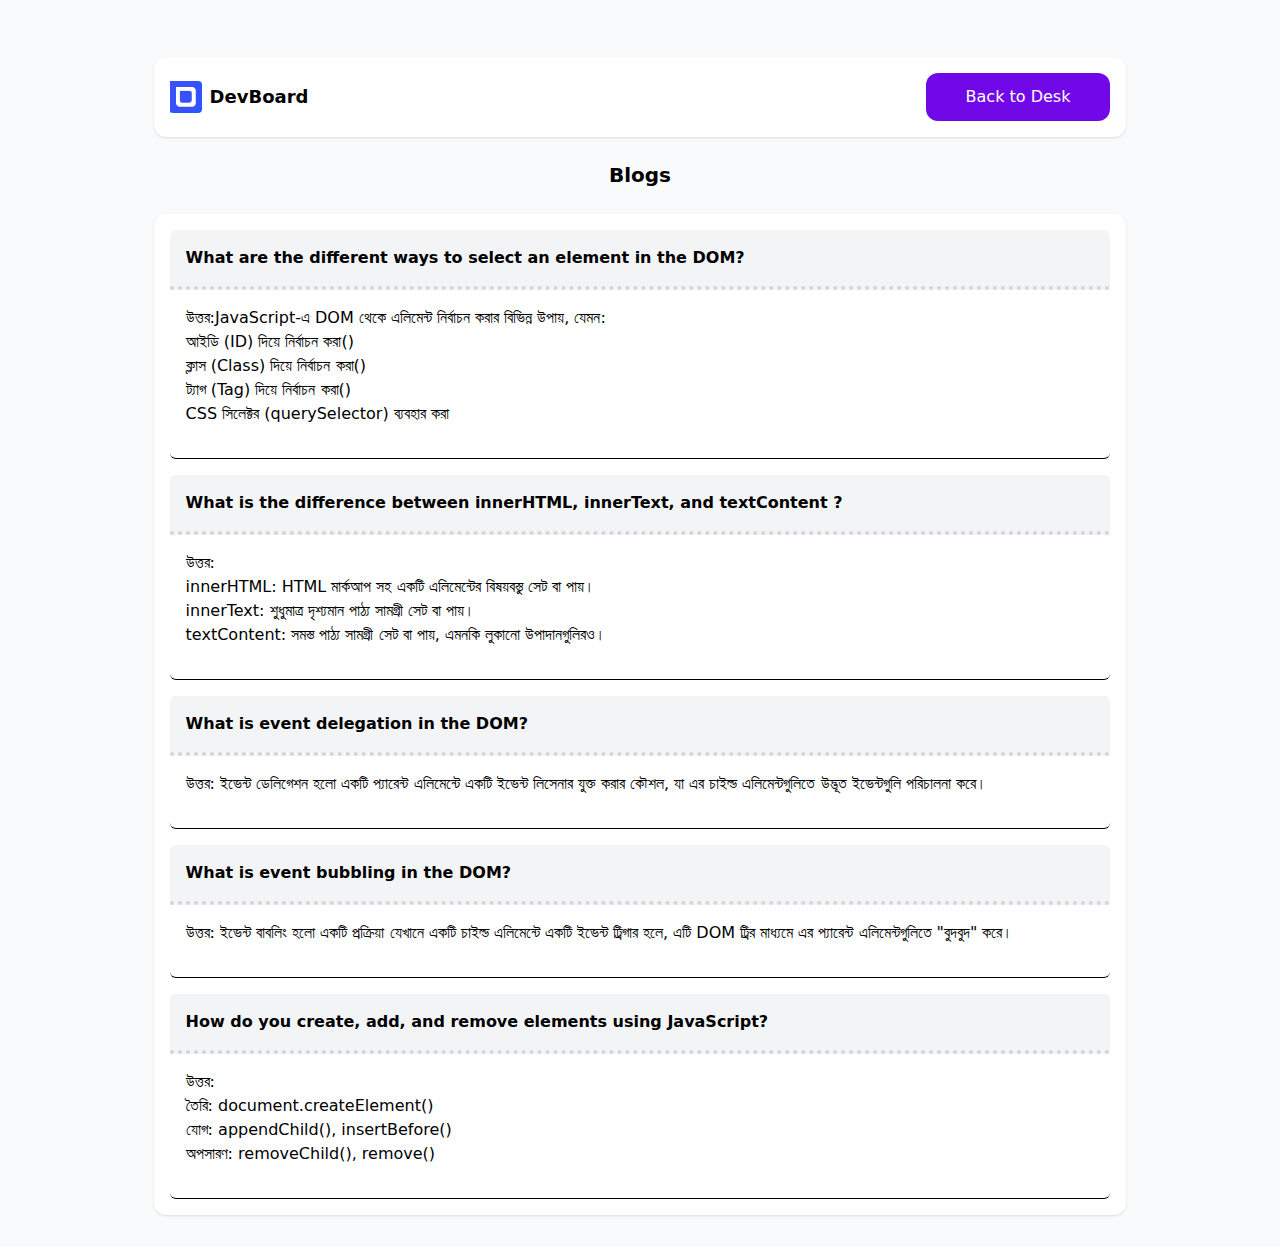
<file: blog.html>
<!DOCTYPE html>
<html lang="bn">

<head>
  <meta charset="UTF-8">
  <meta name="viewport" content="width=device-width, initial-scale=1.0">
  <title>Blogs</title>
  <link rel="stylesheet" href="./index-d.css">
</head>

<body class="min-h-screen bg-gray-50 p-4 md:p-8">
  <div class="mx-auto max-w-[80%] space-y-6">
    <div class="rounded-xl bg-white p-4 shadow-sm">
      <div class="flex items-center justify-between">
        <div class="flex items-center gap-2">
          <div class="flex h-8 w-8 items-center justify-center rounded bg-blue-600 text-white">
            <img src="./asset/logo.png" alt="">
          </div>
          <span class="text-lg font-semibold">DevBoard</span>
        </div>
        <div class="flex items-center gap-4">
          <a href="./index.html" class="px-10 py-3 bg-violet-700 text-white rounded-xl">Back to Desk</a>
        </div>
      </div>
    </div>

    <h2 class="text-xl font-semibold mb-4 text-center">Blogs</h2>


    <div class="rounded-xl bg-white p-4 shadow-sm">
      <div class="space-y-4">
        <div class="rounded-md border-b pb-4">
          <div class="bg-gray-100 p-4 rounded-t-md border-b-4 border-dotted border-gray-300">
            <p class="font-semibold">What are the different ways to select an element in the DOM?</p>
          </div>
          <div class="p-4">
            <p>উত্তর:JavaScript-এ DOM থেকে এলিমেন্ট নির্বাচন করার বিভিন্ন উপায়, যেমন:
            <ul>
              <li>আইডি (ID) দিয়ে নির্বাচন করা()</li>
              <li>ক্লাস (Class) দিয়ে নির্বাচন করা()</li>
              <li>ট্যাগ (Tag) দিয়ে নির্বাচন করা()</li>
              <li>CSS সিলেক্টর (querySelector) ব্যবহার করা</li>
            </ul>
            </p>
          </div>
        </div>

        <div class="rounded-md border-b pb-4">
          <div class="bg-gray-100 p-4 rounded-t-md border-b-4 border-dotted border-gray-300">
            <p class="font-semibold">What is the difference between innerHTML, innerText, and textContent ?</p>
          </div>
          <div class="p-4">
            <p>উত্তর:
            <ul>
              <li>innerHTML: HTML মার্কআপ সহ একটি এলিমেন্টের বিষয়বস্তু সেট বা পায়।</li>
              <li>innerText: শুধুমাত্র দৃশ্যমান পাঠ্য সামগ্রী সেট বা পায়।</li>
              <li>textContent: সমস্ত পাঠ্য সামগ্রী সেট বা পায়, এমনকি লুকানো উপাদানগুলিরও।</li>
            </ul>
            </p>
          </div>
        </div>

        <div class="rounded-md border-b pb-4">
          <div class="bg-gray-100 p-4 rounded-t-md border-b-4 border-dotted border-gray-300">
            <p class="font-semibold">What is event delegation in the DOM?</p>
          </div>
          <div class="p-4">
            <p>উত্তর: ইভেন্ট ডেলিগেশন হলো একটি প্যারেন্ট এলিমেন্টে একটি ইভেন্ট লিসেনার যুক্ত করার কৌশল, যা এর চাইল্ড
              এলিমেন্টগুলিতে উদ্ভূত ইভেন্টগুলি পরিচালনা করে।</p>
          </div>
        </div>

        <div class="rounded-md border-b pb-4">
          <div class="bg-gray-100 p-4 rounded-t-md border-b-4 border-dotted border-gray-300">
            <p class="font-semibold">What is event bubbling in the DOM?</p>
          </div>
          <div class="p-4">
            <p>উত্তর: ইভেন্ট বাবলিং হলো একটি প্রক্রিয়া যেখানে একটি চাইল্ড এলিমেন্টে একটি ইভেন্ট ট্রিগার হলে, এটি DOM
              ট্রির মাধ্যমে এর প্যারেন্ট এলিমেন্টগুলিতে "বুদবুদ" করে।</p>
          </div>
        </div>

        <div class="rounded-md border-b pb-4">
          <div class="bg-gray-100 p-4 rounded-t-md border-b-4 border-dotted border-gray-300">
            <p class="font-semibold">How do you create, add, and remove elements using JavaScript?</p>
          </div>
          <div class="p-4">
            <p>উত্তর:
            <ul>
              <li>তৈরি: document.createElement()</li>
              <li>যোগ: appendChild(), insertBefore()</li>
              <li>অপসারণ: removeChild(), remove()</li>
            </ul>
            </p>
          </div>
        </div>
      </div>
    </div>
  </div>
</body>

</html>
</file>
<file: index-d.css>
/*! tailwindcss v4.0.9 | MIT License | https://tailwindcss.com */@layer theme{:root,:host{--font-sans:ui-sans-serif,system-ui,sans-serif,"Apple Color Emoji","Segoe UI Emoji","Segoe UI Symbol","Noto Color Emoji";--font-mono:ui-monospace,SFMono-Regular,Menlo,Monaco,Consolas,"Liberation Mono","Courier New",monospace;--color-red-500:oklch(.637 .237 25.331);--color-yellow-400:oklch(.852 .199 91.936);--color-blue-100:oklch(.932 .032 255.585);--color-blue-400:oklch(.707 .165 254.624);--color-blue-500:oklch(.623 .214 259.815);--color-blue-600:oklch(.546 .245 262.881);--color-indigo-700:oklch(.457 .24 277.023);--color-violet-700:oklch(.491 .27 292.581);--color-purple-500:oklch(.627 .265 303.9);--color-pink-500:oklch(.656 .241 354.308);--color-gray-50:oklch(.985 .002 247.839);--color-gray-100:oklch(.967 .003 264.542);--color-gray-300:oklch(.872 .01 258.338);--color-gray-400:oklch(.707 .022 261.325);--color-gray-500:oklch(.551 .027 264.364);--color-gray-600:oklch(.446 .03 256.802);--color-gray-700:oklch(.373 .034 259.733);--color-gray-800:oklch(.278 .033 256.848);--color-black:#000;--color-white:#fff;--spacing:.25rem;--container-md:28rem;--container-lg:32rem;--container-xl:36rem;--text-xs:.75rem;--text-xs--line-height:calc(1/.75);--text-sm:.875rem;--text-sm--line-height:calc(1.25/.875);--text-lg:1.125rem;--text-lg--line-height:calc(1.75/1.125);--text-xl:1.25rem;--text-xl--line-height:calc(1.75/1.25);--font-weight-medium:500;--font-weight-semibold:600;--font-weight-bold:700;--radius-md:.375rem;--radius-lg:.5rem;--radius-xl:.75rem;--ease-in:cubic-bezier(.4,0,1,1);--ease-out:cubic-bezier(0,0,.2,1);--ease-in-out:cubic-bezier(.4,0,.2,1);--animate-spin:spin 1s linear infinite;--default-transition-duration:.15s;--default-transition-timing-function:cubic-bezier(.4,0,.2,1);--default-font-family:var(--font-sans);--default-font-feature-settings:var(--font-sans--font-feature-settings);--default-font-variation-settings:var(--font-sans--font-variation-settings);--default-mono-font-family:var(--font-mono);--default-mono-font-feature-settings:var(--font-mono--font-feature-settings);--default-mono-font-variation-settings:var(--font-mono--font-variation-settings)}}@layer base{*,:after,:before,::backdrop{box-sizing:border-box;border:0 solid;margin:0;padding:0}::file-selector-button{box-sizing:border-box;border:0 solid;margin:0;padding:0}html,:host{-webkit-text-size-adjust:100%;-moz-tab-size:4;tab-size:4;line-height:1.5;font-family:var(--default-font-family,ui-sans-serif,system-ui,sans-serif,"Apple Color Emoji","Segoe UI Emoji","Segoe UI Symbol","Noto Color Emoji");font-feature-settings:var(--default-font-feature-settings,normal);font-variation-settings:var(--default-font-variation-settings,normal);-webkit-tap-highlight-color:transparent}body{line-height:inherit}hr{height:0;color:inherit;border-top-width:1px}abbr:where([title]){-webkit-text-decoration:underline dotted;text-decoration:underline dotted}h1,h2,h3,h4,h5,h6{font-size:inherit;font-weight:inherit}a{color:inherit;-webkit-text-decoration:inherit;text-decoration:inherit}b,strong{font-weight:bolder}code,kbd,samp,pre{font-family:var(--default-mono-font-family,ui-monospace,SFMono-Regular,Menlo,Monaco,Consolas,"Liberation Mono","Courier New",monospace);font-feature-settings:var(--default-mono-font-feature-settings,normal);font-variation-settings:var(--default-mono-font-variation-settings,normal);font-size:1em}small{font-size:80%}sub,sup{vertical-align:baseline;font-size:75%;line-height:0;position:relative}sub{bottom:-.25em}sup{top:-.5em}table{text-indent:0;border-color:inherit;border-collapse:collapse}:-moz-focusring{outline:auto}progress{vertical-align:baseline}summary{display:list-item}ol,ul,menu{list-style:none}img,svg,video,canvas,audio,iframe,embed,object{vertical-align:middle;display:block}img,video{max-width:100%;height:auto}button,input,select,optgroup,textarea{font:inherit;font-feature-settings:inherit;font-variation-settings:inherit;letter-spacing:inherit;color:inherit;opacity:1;background-color:#0000;border-radius:0}::file-selector-button{font:inherit;font-feature-settings:inherit;font-variation-settings:inherit;letter-spacing:inherit;color:inherit;opacity:1;background-color:#0000;border-radius:0}:where(select:is([multiple],[size])) optgroup{font-weight:bolder}:where(select:is([multiple],[size])) optgroup option{padding-inline-start:20px}::file-selector-button{margin-inline-end:4px}::placeholder{opacity:1;color:color-mix(in oklab,currentColor 50%,transparent)}textarea{resize:vertical}::-webkit-search-decoration{-webkit-appearance:none}::-webkit-date-and-time-value{min-height:1lh;text-align:inherit}::-webkit-datetime-edit{display:inline-flex}::-webkit-datetime-edit-fields-wrapper{padding:0}::-webkit-datetime-edit{padding-block:0}::-webkit-datetime-edit-year-field{padding-block:0}::-webkit-datetime-edit-month-field{padding-block:0}::-webkit-datetime-edit-day-field{padding-block:0}::-webkit-datetime-edit-hour-field{padding-block:0}::-webkit-datetime-edit-minute-field{padding-block:0}::-webkit-datetime-edit-second-field{padding-block:0}::-webkit-datetime-edit-millisecond-field{padding-block:0}::-webkit-datetime-edit-meridiem-field{padding-block:0}:-moz-ui-invalid{box-shadow:none}button,input:where([type=button],[type=reset],[type=submit]){-webkit-appearance:button;-moz-appearance:button;appearance:button}::file-selector-button{-webkit-appearance:button;-moz-appearance:button;appearance:button}::-webkit-inner-spin-button{height:auto}::-webkit-outer-spin-button{height:auto}[hidden]:where(:not([hidden=until-found])){display:none!important}}@layer components;@layer utilities{.\@container,.\@container-\[inline-size\]{container-type:inline-size}.pointer-events-auto{pointer-events:auto}.pointer-events-none{pointer-events:none}.collapse{visibility:collapse}.invisible{visibility:hidden}.visible{visibility:visible}.sr-only{clip:rect(0,0,0,0);white-space:nowrap;border-width:0;width:1px;height:1px;margin:-1px;padding:0;position:absolute;overflow:hidden}.not-sr-only{clip:auto;white-space:normal;width:auto;height:auto;margin:0;padding:0;position:static;overflow:visible}.\!relative{position:relative!important}.absolute{position:absolute}.fixed{position:fixed}.relative{position:relative}.static{position:static}.sticky{position:sticky}.end-1{inset-inline-end:calc(var(--spacing)*1)}.end-2{inset-inline-end:calc(var(--spacing)*2)}.-top-1{top:calc(var(--spacing)*-1)}.-right-1{right:calc(var(--spacing)*-1)}.isolate{isolation:isolate}.isolation-auto{isolation:auto}.z-auto{z-index:auto}.order-first{order:-9999}.order-last{order:9999}.order-none{order:0}.col-auto{grid-column:auto}.col-span-full{grid-column:1/-1}.col-start-auto{grid-column-start:auto}.col-end-auto{grid-column-end:auto}.row-auto{grid-row:auto}.row-span-full{grid-row:1/-1}.row-start-auto{grid-row-start:auto}.row-end-auto{grid-row-end:auto}.float-end{float:inline-end}.float-left{float:left}.float-none{float:none}.float-right{float:right}.float-start{float:inline-start}.clear-both{clear:both}.clear-end{clear:inline-end}.clear-left{clear:left}.clear-none{clear:none}.clear-right{clear:right}.clear-start{clear:inline-start}.container{width:100%}@media (width>=40rem){.container{max-width:40rem}}@media (width>=48rem){.container{max-width:48rem}}@media (width>=64rem){.container{max-width:64rem}}@media (width>=80rem){.container{max-width:80rem}}@media (width>=96rem){.container{max-width:96rem}}.container\!{width:100%!important}@media (width>=40rem){.container\!{max-width:40rem!important}}@media (width>=48rem){.container\!{max-width:48rem!important}}@media (width>=64rem){.container\!{max-width:64rem!important}}@media (width>=80rem){.container\!{max-width:80rem!important}}@media (width>=96rem){.container\!{max-width:96rem!important}}.mx-auto{margin-inline:auto}.mt-6{margin-top:calc(var(--spacing)*6)}.mb-2{margin-bottom:calc(var(--spacing)*2)}.mb-3{margin-bottom:calc(var(--spacing)*3)}.mb-4{margin-bottom:calc(var(--spacing)*4)}.mb-6{margin-bottom:calc(var(--spacing)*6)}.box-border{box-sizing:border-box}.box-content{box-sizing:content-box}.line-clamp-none{-webkit-line-clamp:unset;-webkit-box-orient:horizontal;display:block;overflow:visible}.block{display:block}.contents{display:contents}.flex{display:flex}.flow-root{display:flow-root}.grid{display:grid}.hidden{display:none}.inline{display:inline}.inline-block{display:inline-block}.inline-flex{display:inline-flex}.inline-grid{display:inline-grid}.inline-table{display:inline-table}.list-item{display:list-item}.table{display:table}.table-caption{display:table-caption}.table-cell{display:table-cell}.table-column{display:table-column}.table-column-group{display:table-column-group}.table-footer-group{display:table-footer-group}.table-header-group{display:table-header-group}.table-row{display:table-row}.table-row-group{display:table-row-group}.field-sizing-content{field-sizing:content}.field-sizing-fixed{field-sizing:fixed}.aspect-auto{aspect-ratio:auto}.aspect-square{aspect-ratio:1}.h-3{height:calc(var(--spacing)*3)}.h-5{height:calc(var(--spacing)*5)}.h-8{height:calc(var(--spacing)*8)}.h-10{height:calc(var(--spacing)*10)}.h-12{height:calc(var(--spacing)*12)}.h-\[140px\]{height:140px}.h-screen{height:100vh}.max-h-none{max-height:none}.max-h-screen{max-height:100vh}.min-h-screen{min-height:100vh}.w-1\/2{width:50%}.w-3{width:calc(var(--spacing)*3)}.w-5{width:calc(var(--spacing)*5)}.w-8{width:calc(var(--spacing)*8)}.w-10{width:calc(var(--spacing)*10)}.w-12{width:calc(var(--spacing)*12)}.w-fit{width:fit-content}.w-full{width:100%}.w-screen{width:100vw}.max-w-\[80\%\]{max-width:80%}.max-w-md{max-width:var(--container-md)}.max-w-none{max-width:none}.max-w-screen{max-width:100vw}.min-w-screen{min-width:100vw}.flex-1{flex:1}.flex-auto{flex:auto}.flex-initial{flex:0 auto}.flex-none{flex:none}.flex-shrink,.shrink{flex-shrink:1}.flex-grow,.grow{flex-grow:1}.basis-auto{flex-basis:auto}.basis-full{flex-basis:100%}.table-auto{table-layout:auto}.table-fixed{table-layout:fixed}.caption-bottom{caption-side:bottom}.caption-top{caption-side:top}.border-collapse{border-collapse:collapse}.border-separate{border-collapse:separate}.origin-bottom{transform-origin:bottom}.origin-bottom-left{transform-origin:0 100%}.origin-bottom-right{transform-origin:100% 100%}.origin-center{transform-origin:50%}.origin-left{transform-origin:0}.origin-right{transform-origin:100%}.origin-top{transform-origin:top}.origin-top-left{transform-origin:0 0}.origin-top-right{transform-origin:100% 0}.-translate-full{--tw-translate-x:-100%;--tw-translate-y:-100%;translate:var(--tw-translate-x)var(--tw-translate-y)}.translate-full{--tw-translate-x:100%;--tw-translate-y:100%;translate:var(--tw-translate-x)var(--tw-translate-y)}.translate-3d{translate:var(--tw-translate-x)var(--tw-translate-y)var(--tw-translate-z)}.translate-none{translate:none}.scale-3d{scale:var(--tw-scale-x)var(--tw-scale-y)var(--tw-scale-z)}.scale-none{scale:none}.rotate-none{rotate:none}.transform,.transform-cpu{transform:var(--tw-rotate-x)var(--tw-rotate-y)var(--tw-rotate-z)var(--tw-skew-x)var(--tw-skew-y)}.transform-gpu{transform:translateZ(0)var(--tw-rotate-x)var(--tw-rotate-y)var(--tw-rotate-z)var(--tw-skew-x)var(--tw-skew-y)}.transform-none{transform:none}.animate-none{animation:none}.cursor-pointer{cursor:pointer}.touch-pinch-zoom{--tw-pinch-zoom:pinch-zoom;touch-action:var(--tw-pan-x,)var(--tw-pan-y,)var(--tw-pinch-zoom,)}.resize{resize:both}.resize-none{resize:none}.resize-x{resize:horizontal}.resize-y{resize:vertical}.snap-none{scroll-snap-type:none}.snap-mandatory{--tw-scroll-snap-strictness:mandatory}.snap-proximity{--tw-scroll-snap-strictness:proximity}.snap-align-none{scroll-snap-align:none}.snap-center{scroll-snap-align:center}.snap-end{scroll-snap-align:end}.snap-start{scroll-snap-align:start}.snap-always{scroll-snap-stop:always}.snap-normal{scroll-snap-stop:normal}.list-inside{list-style-position:inside}.list-outside{list-style-position:outside}.list-decimal{list-style-type:decimal}.list-disc{list-style-type:disc}.list-none{list-style-type:none}.list-image-none{list-style-image:none}.appearance-auto{-webkit-appearance:auto;-moz-appearance:auto;appearance:auto}.appearance-none{-webkit-appearance:none;-moz-appearance:none;appearance:none}.columns-auto{columns:auto}.auto-cols-auto{grid-auto-columns:auto}.auto-cols-fr{grid-auto-columns:minmax(0,1fr)}.auto-cols-max{grid-auto-columns:max-content}.auto-cols-min{grid-auto-columns:min-content}.grid-flow-col{grid-auto-flow:column}.grid-flow-col-dense{grid-auto-flow:column dense}.grid-flow-dense{grid-auto-flow:dense}.grid-flow-row{grid-auto-flow:row}.grid-flow-row-dense{grid-auto-flow:dense}.auto-rows-auto{grid-auto-rows:auto}.auto-rows-fr{grid-auto-rows:minmax(0,1fr)}.auto-rows-max{grid-auto-rows:max-content}.auto-rows-min{grid-auto-rows:min-content}.grid-cols-1{grid-template-columns:repeat(1,minmax(0,1fr))}.grid-cols-none{grid-template-columns:none}.grid-cols-subgrid{grid-template-columns:subgrid}.grid-rows-none{grid-template-rows:none}.grid-rows-subgrid{grid-template-rows:subgrid}.flex-col{flex-direction:column}.flex-col-reverse{flex-direction:column-reverse}.flex-row{flex-direction:row}.flex-row-reverse{flex-direction:row-reverse}.flex-nowrap{flex-wrap:nowrap}.flex-wrap{flex-wrap:wrap}.flex-wrap-reverse{flex-wrap:wrap-reverse}.place-content-around{place-content:space-around}.place-content-baseline{place-content:baseline start}.place-content-between{place-content:space-between}.place-content-center{place-content:center}.place-content-end{place-content:end}.place-content-evenly{place-content:space-evenly}.place-content-start{place-content:start}.place-content-stretch{place-content:stretch}.place-items-baseline{place-items:baseline}.place-items-center{place-items:center}.place-items-end{place-items:end}.place-items-start{place-items:start}.place-items-stretch{place-items:stretch stretch}.content-around{align-content:space-around}.content-baseline{align-content:baseline}.content-between{align-content:space-between}.content-center{align-content:center}.content-end{align-content:flex-end}.content-evenly{align-content:space-evenly}.content-normal{align-content:normal}.content-start{align-content:flex-start}.content-stretch{align-content:stretch}.items-baseline{align-items:baseline}.items-center{align-items:center}.items-end{align-items:flex-end}.items-start{align-items:flex-start}.items-stretch{align-items:stretch}.justify-around{justify-content:space-around}.justify-baseline{justify-content:baseline}.justify-between{justify-content:space-between}.justify-center{justify-content:center}.justify-end{justify-content:flex-end}.justify-evenly{justify-content:space-evenly}.justify-normal{justify-content:normal}.justify-start{justify-content:flex-start}.justify-stretch{justify-content:stretch}.justify-items-center{justify-items:center}.justify-items-end{justify-items:end}.justify-items-normal{justify-items:normal}.justify-items-start{justify-items:start}.justify-items-stretch{justify-items:stretch}.gap-2{gap:calc(var(--spacing)*2)}.gap-3{gap:calc(var(--spacing)*3)}.gap-4{gap:calc(var(--spacing)*4)}.gap-6{gap:calc(var(--spacing)*6)}:where(.space-y-4>:not(:last-child)){--tw-space-y-reverse:0;margin-block-start:calc(calc(var(--spacing)*4)*var(--tw-space-y-reverse));margin-block-end:calc(calc(var(--spacing)*4)*calc(1 - var(--tw-space-y-reverse)))}:where(.space-y-6>:not(:last-child)){--tw-space-y-reverse:0;margin-block-start:calc(calc(var(--spacing)*6)*var(--tw-space-y-reverse));margin-block-end:calc(calc(var(--spacing)*6)*calc(1 - var(--tw-space-y-reverse)))}:where(.space-y-reverse>:not(:last-child)){--tw-space-y-reverse:1}:where(.space-x-reverse>:not(:last-child)){--tw-space-x-reverse:1}:where(.divide-x>:not(:last-child)){--tw-divide-x-reverse:0;border-inline-style:var(--tw-border-style);border-inline-start-width:calc(1px*var(--tw-divide-x-reverse));border-inline-end-width:calc(1px*calc(1 - var(--tw-divide-x-reverse)))}:where(.divide-y>:not(:last-child)){--tw-divide-y-reverse:0;border-bottom-style:var(--tw-border-style);border-top-style:var(--tw-border-style);border-top-width:calc(1px*var(--tw-divide-y-reverse));border-bottom-width:calc(1px*calc(1 - var(--tw-divide-y-reverse)))}:where(.divide-y-reverse>:not(:last-child)){--tw-divide-y-reverse:1}.place-self-auto{place-self:auto}.place-self-center{place-self:center}.place-self-end{place-self:end}.place-self-start{place-self:start}.place-self-stretch{place-self:stretch stretch}.self-auto{align-self:auto}.self-baseline{align-self:baseline}.self-center{align-self:center}.self-end{align-self:flex-end}.self-start{align-self:flex-start}.self-stretch{align-self:stretch}.justify-self-auto{justify-self:auto}.justify-self-center{justify-self:center}.justify-self-end{justify-self:flex-end}.justify-self-start{justify-self:flex-start}.justify-self-stretch{justify-self:stretch}.truncate{text-overflow:ellipsis;white-space:nowrap;overflow:hidden}.scroll-auto{scroll-behavior:auto}.scroll-smooth{scroll-behavior:smooth}.rounded{border-radius:.25rem}.rounded-\[30px\]{border-radius:30px}.rounded-full{border-radius:3.40282e38px}.rounded-lg{border-radius:var(--radius-lg)}.rounded-md{border-radius:var(--radius-md)}.rounded-xl{border-radius:var(--radius-xl)}.rounded-s{border-start-start-radius:.25rem;border-end-start-radius:.25rem}.rounded-ss{border-start-start-radius:.25rem}.rounded-e{border-start-end-radius:.25rem;border-end-end-radius:.25rem}.rounded-se{border-start-end-radius:.25rem}.rounded-ee{border-end-end-radius:.25rem}.rounded-es{border-end-start-radius:.25rem}.rounded-t{border-top-left-radius:.25rem;border-top-right-radius:.25rem}.rounded-t-md{border-top-left-radius:var(--radius-md);border-top-right-radius:var(--radius-md)}.rounded-l{border-top-left-radius:.25rem;border-bottom-left-radius:.25rem}.rounded-l-lg{border-top-left-radius:var(--radius-lg);border-bottom-left-radius:var(--radius-lg)}.rounded-tl{border-top-left-radius:.25rem}.rounded-r{border-top-right-radius:.25rem;border-bottom-right-radius:.25rem}.rounded-tr{border-top-right-radius:.25rem}.rounded-b{border-bottom-right-radius:.25rem;border-bottom-left-radius:.25rem}.rounded-br{border-bottom-right-radius:.25rem}.rounded-bl{border-bottom-left-radius:.25rem}.border{border-style:var(--tw-border-style);border-width:1px}.border-x{border-inline-style:var(--tw-border-style);border-inline-width:1px}.border-y{border-block-style:var(--tw-border-style);border-block-width:1px}.border-s{border-inline-start-style:var(--tw-border-style);border-inline-start-width:1px}.border-e{border-inline-end-style:var(--tw-border-style);border-inline-end-width:1px}.border-t{border-top-style:var(--tw-border-style);border-top-width:1px}.border-r{border-right-style:var(--tw-border-style);border-right-width:1px}.border-b{border-bottom-style:var(--tw-border-style);border-bottom-width:1px}.border-b-4{border-bottom-style:var(--tw-border-style);border-bottom-width:4px}.border-l{border-left-style:var(--tw-border-style);border-left-width:1px}.border-dashed{--tw-border-style:dashed;border-style:dashed}.border-dotted{--tw-border-style:dotted;border-style:dotted}.border-double{--tw-border-style:double;border-style:double}.border-hidden{--tw-border-style:hidden;border-style:hidden}.border-none{--tw-border-style:none;border-style:none}.border-solid{--tw-border-style:solid;border-style:solid}.border-gray-300{border-color:var(--color-gray-300)}.bg-\(--my_variable\){background-color:var(--my_variable)}.bg-\(color\:--my-color\){background-color:var(--my-color)}.bg-\[\#0088cc\]{background-color:#08c}.bg-\[\#3752FD\]{background-color:#3752fd}.bg-\[\#F4F7FF\]{background-color:#f4f7ff}.bg-\[color\:var\(--my-color\)\]{background-color:var(--my-color)}.bg-\[var\(--my_variable\)\]{background-color:var(--my_variable)}.bg-blue-100{background-color:var(--color-blue-100)}.bg-blue-600{background-color:var(--color-blue-600)}.bg-gray-50{background-color:var(--color-gray-50)}.bg-gray-100{background-color:var(--color-gray-100)}.bg-gray-400{background-color:var(--color-gray-400)}.bg-red-500{background-color:var(--color-red-500)}.bg-red-500\/50,.bg-red-500\/\[50\%\]{background-color:color-mix(in oklab,var(--color-red-500)50%,transparent)}.bg-violet-700{background-color:var(--color-violet-700)}.bg-white{background-color:var(--color-white)}.bg-yellow-400{background-color:var(--color-yellow-400)}.-bg-conic,.bg-conic{--tw-gradient-position:in oklab;background-image:conic-gradient(var(--tw-gradient-stops))}.bg-gradient-to-r{--tw-gradient-position:to right in oklab;background-image:linear-gradient(var(--tw-gradient-stops))}.bg-radial{--tw-gradient-position:in oklab;background-image:radial-gradient(var(--tw-gradient-stops))}.bg-none{background-image:none}.via-none{--tw-gradient-via-stops:initial}.from-blue-500{--tw-gradient-from:var(--color-blue-500);--tw-gradient-stops:var(--tw-gradient-via-stops,var(--tw-gradient-position),var(--tw-gradient-from)var(--tw-gradient-from-position),var(--tw-gradient-to)var(--tw-gradient-to-position))}.via-purple-500{--tw-gradient-via:var(--color-purple-500);--tw-gradient-via-stops:var(--tw-gradient-position),var(--tw-gradient-from)var(--tw-gradient-from-position),var(--tw-gradient-via)var(--tw-gradient-via-position),var(--tw-gradient-to)var(--tw-gradient-to-position);--tw-gradient-stops:var(--tw-gradient-via-stops)}.to-blue-400{--tw-gradient-to:var(--color-blue-400);--tw-gradient-stops:var(--tw-gradient-via-stops,var(--tw-gradient-position),var(--tw-gradient-from)var(--tw-gradient-from-position),var(--tw-gradient-to)var(--tw-gradient-to-position))}.to-pink-500{--tw-gradient-to:var(--color-pink-500);--tw-gradient-stops:var(--tw-gradient-via-stops,var(--tw-gradient-position),var(--tw-gradient-from)var(--tw-gradient-from-position),var(--tw-gradient-to)var(--tw-gradient-to-position))}.box-decoration-clone{-webkit-box-decoration-break:clone;box-decoration-break:clone}.box-decoration-slice{-webkit-box-decoration-break:slice;box-decoration-break:slice}.decoration-clone{-webkit-box-decoration-break:clone;box-decoration-break:clone}.decoration-slice{-webkit-box-decoration-break:slice;box-decoration-break:slice}.bg-auto{background-size:auto}.bg-contain{background-size:contain}.bg-cover{background-size:cover}.bg-fixed{background-attachment:fixed}.bg-local{background-attachment:local}.bg-scroll{background-attachment:scroll}.bg-clip-border{background-clip:border-box}.bg-clip-content{background-clip:content-box}.bg-clip-padding{background-clip:padding-box}.bg-clip-text{-webkit-background-clip:text;background-clip:text}.bg-bottom{background-position:bottom}.bg-center{background-position:50%}.bg-left{background-position:0}.bg-left-bottom{background-position:0 100%}.bg-left-top{background-position:0 0}.bg-right{background-position:100%}.bg-right-bottom{background-position:100% 100%}.bg-right-top{background-position:100% 0}.bg-top{background-position:top}.bg-no-repeat{background-repeat:no-repeat}.bg-repeat{background-repeat:repeat}.bg-repeat-round{background-repeat:round}.bg-repeat-space{background-repeat:space}.bg-repeat-x{background-repeat:repeat-x}.bg-repeat-y{background-repeat:repeat-y}.bg-origin-border{background-origin:border-box}.bg-origin-content{background-origin:content-box}.bg-origin-padding{background-origin:padding-box}.fill-none{fill:none}.stroke-none{stroke:none}.object-contain{object-fit:contain}.object-cover{object-fit:cover}.object-fill{object-fit:fill}.object-none{object-fit:none}.object-scale-down{object-fit:scale-down}.object-bottom{object-position:bottom}.object-center{object-position:center}.object-left{object-position:left}.object-left-bottom{object-position:left bottom}.object-left-top{object-position:left top}.object-right{object-position:right}.object-right-bottom{object-position:right bottom}.object-right-top{object-position:right top}.object-top{object-position:top}.p-2{padding:calc(var(--spacing)*2)}.p-4{padding:calc(var(--spacing)*4)}.p-5{padding:calc(var(--spacing)*5)}.p-6{padding:calc(var(--spacing)*6)}.px-4{padding-inline:calc(var(--spacing)*4)}.px-5{padding-inline:calc(var(--spacing)*5)}.px-10{padding-inline:calc(var(--spacing)*10)}.py-2{padding-block:calc(var(--spacing)*2)}.py-3{padding-block:calc(var(--spacing)*3)}.py-4{padding-block:calc(var(--spacing)*4)}.py-5{padding-block:calc(var(--spacing)*5)}.pb-4{padding-bottom:calc(var(--spacing)*4)}.text-center{text-align:center}.text-end{text-align:end}.text-justify{text-align:justify}.text-left{text-align:left}.text-right{text-align:right}.text-start{text-align:start}.align-baseline{vertical-align:baseline}.align-bottom{vertical-align:bottom}.align-middle{vertical-align:middle}.align-sub{vertical-align:sub}.align-super{vertical-align:super}.align-text-bottom{vertical-align:text-bottom}.align-text-top{vertical-align:text-top}.align-top{vertical-align:top}.text-lg{font-size:var(--text-lg);line-height:var(--tw-leading,var(--text-lg--line-height))}.text-sm{font-size:var(--text-sm);line-height:var(--tw-leading,var(--text-sm--line-height))}.text-xl{font-size:var(--text-xl);line-height:var(--tw-leading,var(--text-xl--line-height))}.text-xs{font-size:var(--text-xs);line-height:var(--tw-leading,var(--text-xs--line-height))}.text-\[17px\]{font-size:17px}.text-\[25px\]{font-size:25px}.text-\[40px\]{font-size:40px}.leading-none{--tw-leading:1;line-height:1}.font-bold{--tw-font-weight:var(--font-weight-bold);font-weight:var(--font-weight-bold)}.font-medium{--tw-font-weight:var(--font-weight-medium);font-weight:var(--font-weight-medium)}.font-semibold{--tw-font-weight:var(--font-weight-semibold);font-weight:var(--font-weight-semibold)}.text-balance{text-wrap:balance}.text-nowrap{text-wrap:nowrap}.text-pretty{text-wrap:pretty}.text-wrap{text-wrap:wrap}.break-normal{overflow-wrap:normal;word-break:normal}.break-words{overflow-wrap:break-word}.break-all{word-break:break-all}.break-keep{word-break:keep-all}.overflow-ellipsis{text-overflow:ellipsis}.text-clip{text-overflow:clip}.text-ellipsis{text-overflow:ellipsis}.hyphens-auto{-webkit-hyphens:auto;hyphens:auto}.hyphens-manual{-webkit-hyphens:manual;hyphens:manual}.hyphens-none{-webkit-hyphens:none;hyphens:none}.whitespace-break-spaces{white-space:break-spaces}.whitespace-normal{white-space:normal}.whitespace-nowrap{white-space:nowrap}.whitespace-pre{white-space:pre}.whitespace-pre-line{white-space:pre-line}.whitespace-pre-wrap{white-space:pre-wrap}.\[color\:red\]{color:red}.\[color\:red\]\/50{color:#ff000080}.\[color\:red\]\/50\!{color:#ff000080!important}.text-\[\#3752FD\]{color:#3752fd}.text-black{color:var(--color-black)}.text-gray-400{color:var(--color-gray-400)}.text-gray-500{color:var(--color-gray-500)}.text-gray-600{color:var(--color-gray-600)}.text-gray-700{color:var(--color-gray-700)}.text-gray-800{color:var(--color-gray-800)}.text-white{color:var(--color-white)}.capitalize{text-transform:capitalize}.lowercase{text-transform:lowercase}.normal-case{text-transform:none}.uppercase{text-transform:uppercase}.italic{font-style:italic}.not-italic{font-style:normal}.font-stretch-condensed{font-stretch:75%}.font-stretch-expanded{font-stretch:125%}.font-stretch-extra-condensed{font-stretch:62.5%}.font-stretch-extra-expanded{font-stretch:150%}.font-stretch-normal{font-stretch:100%}.font-stretch-semi-condensed{font-stretch:87.5%}.font-stretch-semi-expanded{font-stretch:112.5%}.font-stretch-ultra-condensed{font-stretch:50%}.font-stretch-ultra-expanded{font-stretch:200%}.diagonal-fractions{--tw-numeric-fraction:diagonal-fractions;font-variant-numeric:var(--tw-ordinal,)var(--tw-slashed-zero,)var(--tw-numeric-figure,)var(--tw-numeric-spacing,)var(--tw-numeric-fraction,)}.lining-nums{--tw-numeric-figure:lining-nums;font-variant-numeric:var(--tw-ordinal,)var(--tw-slashed-zero,)var(--tw-numeric-figure,)var(--tw-numeric-spacing,)var(--tw-numeric-fraction,)}.oldstyle-nums{--tw-numeric-figure:oldstyle-nums;font-variant-numeric:var(--tw-ordinal,)var(--tw-slashed-zero,)var(--tw-numeric-figure,)var(--tw-numeric-spacing,)var(--tw-numeric-fraction,)}.ordinal{--tw-ordinal:ordinal;font-variant-numeric:var(--tw-ordinal,)var(--tw-slashed-zero,)var(--tw-numeric-figure,)var(--tw-numeric-spacing,)var(--tw-numeric-fraction,)}.proportional-nums{--tw-numeric-spacing:proportional-nums;font-variant-numeric:var(--tw-ordinal,)var(--tw-slashed-zero,)var(--tw-numeric-figure,)var(--tw-numeric-spacing,)var(--tw-numeric-fraction,)}.slashed-zero{--tw-slashed-zero:slashed-zero;font-variant-numeric:var(--tw-ordinal,)var(--tw-slashed-zero,)var(--tw-numeric-figure,)var(--tw-numeric-spacing,)var(--tw-numeric-fraction,)}.stacked-fractions{--tw-numeric-fraction:stacked-fractions;font-variant-numeric:var(--tw-ordinal,)var(--tw-slashed-zero,)var(--tw-numeric-figure,)var(--tw-numeric-spacing,)var(--tw-numeric-fraction,)}.tabular-nums{--tw-numeric-spacing:tabular-nums;font-variant-numeric:var(--tw-ordinal,)var(--tw-slashed-zero,)var(--tw-numeric-figure,)var(--tw-numeric-spacing,)var(--tw-numeric-fraction,)}.normal-nums{font-variant-numeric:normal}.line-through{text-decoration-line:line-through}.no-underline{text-decoration-line:none}.overline{text-decoration-line:overline}.underline{text-decoration-line:underline}.decoration-dashed{text-decoration-style:dashed}.decoration-dotted{text-decoration-style:dotted}.decoration-double{text-decoration-style:double}.decoration-solid{text-decoration-style:solid}.decoration-wavy{text-decoration-style:wavy}.decoration-auto{text-decoration-thickness:auto}.decoration-from-font{text-decoration-thickness:from-font}.underline-offset-auto{text-underline-offset:auto}.antialiased{-webkit-font-smoothing:antialiased;-moz-osx-font-smoothing:grayscale}.subpixel-antialiased{-webkit-font-smoothing:auto;-moz-osx-font-smoothing:auto}.accent-auto{accent-color:auto}.scheme-dark{color-scheme:dark}.scheme-light{color-scheme:light}.scheme-light-dark{color-scheme:light dark}.scheme-normal{color-scheme:normal}.scheme-only-dark{color-scheme:dark only}.scheme-only-light{color-scheme:light only}.mix-blend-plus-darker{mix-blend-mode:plus-darker}.mix-blend-plus-lighter{mix-blend-mode:plus-lighter}.shadow{--tw-shadow:0 1px 3px 0 var(--tw-shadow-color,#0000001a),0 1px 2px -1px var(--tw-shadow-color,#0000001a);box-shadow:var(--tw-inset-shadow),var(--tw-inset-ring-shadow),var(--tw-ring-offset-shadow),var(--tw-ring-shadow),var(--tw-shadow)}.shadow-lg{--tw-shadow:0 10px 15px -3px var(--tw-shadow-color,#0000001a),0 4px 6px -4px var(--tw-shadow-color,#0000001a);box-shadow:var(--tw-inset-shadow),var(--tw-inset-ring-shadow),var(--tw-ring-offset-shadow),var(--tw-ring-shadow),var(--tw-shadow)}.shadow-sm{--tw-shadow:0 1px 3px 0 var(--tw-shadow-color,#0000001a),0 1px 2px -1px var(--tw-shadow-color,#0000001a);box-shadow:var(--tw-inset-shadow),var(--tw-inset-ring-shadow),var(--tw-ring-offset-shadow),var(--tw-ring-shadow),var(--tw-shadow)}.ring{--tw-ring-shadow:var(--tw-ring-inset,)0 0 0 calc(1px + var(--tw-ring-offset-width))var(--tw-ring-color,currentColor);box-shadow:var(--tw-inset-shadow),var(--tw-inset-ring-shadow),var(--tw-ring-offset-shadow),var(--tw-ring-shadow),var(--tw-shadow)}.inset-ring{--tw-inset-ring-shadow:inset 0 0 0 1px var(--tw-inset-ring-color,currentColor);box-shadow:var(--tw-inset-shadow),var(--tw-inset-ring-shadow),var(--tw-ring-offset-shadow),var(--tw-ring-shadow),var(--tw-shadow)}.shadow-initial{--tw-shadow-color:initial}.inset-shadow-initial{--tw-inset-shadow-color:initial}.outline-hidden{outline-style:none}@media (forced-colors:active){.outline-hidden{outline-offset:2px;outline:2px solid #0000}}.outline{outline-style:var(--tw-outline-style);outline-width:1px}.outline-8{outline-style:var(--tw-outline-style);outline-width:8px}.outline-white{outline-color:var(--color-white)}.blur{--tw-blur:blur(8px);filter:var(--tw-blur,)var(--tw-brightness,)var(--tw-contrast,)var(--tw-grayscale,)var(--tw-hue-rotate,)var(--tw-invert,)var(--tw-saturate,)var(--tw-sepia,)var(--tw-drop-shadow,)}.blur-none{--tw-blur: ;filter:var(--tw-blur,)var(--tw-brightness,)var(--tw-contrast,)var(--tw-grayscale,)var(--tw-hue-rotate,)var(--tw-invert,)var(--tw-saturate,)var(--tw-sepia,)var(--tw-drop-shadow,)}.drop-shadow{--tw-drop-shadow:drop-shadow(0 1px 2px #0000001a)drop-shadow(0 1px 1px #0000000f);filter:var(--tw-blur,)var(--tw-brightness,)var(--tw-contrast,)var(--tw-grayscale,)var(--tw-hue-rotate,)var(--tw-invert,)var(--tw-saturate,)var(--tw-sepia,)var(--tw-drop-shadow,)}.drop-shadow-none{--tw-drop-shadow: ;filter:var(--tw-blur,)var(--tw-brightness,)var(--tw-contrast,)var(--tw-grayscale,)var(--tw-hue-rotate,)var(--tw-invert,)var(--tw-saturate,)var(--tw-sepia,)var(--tw-drop-shadow,)}.grayscale{--tw-grayscale:grayscale(100%);filter:var(--tw-blur,)var(--tw-brightness,)var(--tw-contrast,)var(--tw-grayscale,)var(--tw-hue-rotate,)var(--tw-invert,)var(--tw-saturate,)var(--tw-sepia,)var(--tw-drop-shadow,)}.invert{--tw-invert:invert(100%);filter:var(--tw-blur,)var(--tw-brightness,)var(--tw-contrast,)var(--tw-grayscale,)var(--tw-hue-rotate,)var(--tw-invert,)var(--tw-saturate,)var(--tw-sepia,)var(--tw-drop-shadow,)}.sepia{--tw-sepia:sepia(100%);filter:var(--tw-blur,)var(--tw-brightness,)var(--tw-contrast,)var(--tw-grayscale,)var(--tw-hue-rotate,)var(--tw-invert,)var(--tw-saturate,)var(--tw-sepia,)var(--tw-drop-shadow,)}.\!filter{filter:var(--tw-blur,)var(--tw-brightness,)var(--tw-contrast,)var(--tw-grayscale,)var(--tw-hue-rotate,)var(--tw-invert,)var(--tw-saturate,)var(--tw-sepia,)var(--tw-drop-shadow,)!important}.filter{filter:var(--tw-blur,)var(--tw-brightness,)var(--tw-contrast,)var(--tw-grayscale,)var(--tw-hue-rotate,)var(--tw-invert,)var(--tw-saturate,)var(--tw-sepia,)var(--tw-drop-shadow,)}.backdrop-blur{--tw-backdrop-blur:blur(8px);-webkit-backdrop-filter:var(--tw-backdrop-blur,)var(--tw-backdrop-brightness,)var(--tw-backdrop-contrast,)var(--tw-backdrop-grayscale,)var(--tw-backdrop-hue-rotate,)var(--tw-backdrop-invert,)var(--tw-backdrop-opacity,)var(--tw-backdrop-saturate,)var(--tw-backdrop-sepia,);backdrop-filter:var(--tw-backdrop-blur,)var(--tw-backdrop-brightness,)var(--tw-backdrop-contrast,)var(--tw-backdrop-grayscale,)var(--tw-backdrop-hue-rotate,)var(--tw-backdrop-invert,)var(--tw-backdrop-opacity,)var(--tw-backdrop-saturate,)var(--tw-backdrop-sepia,)}.backdrop-blur-none{--tw-backdrop-blur: ;-webkit-backdrop-filter:var(--tw-backdrop-blur,)var(--tw-backdrop-brightness,)var(--tw-backdrop-contrast,)var(--tw-backdrop-grayscale,)var(--tw-backdrop-hue-rotate,)var(--tw-backdrop-invert,)var(--tw-backdrop-opacity,)var(--tw-backdrop-saturate,)var(--tw-backdrop-sepia,);backdrop-filter:var(--tw-backdrop-blur,)var(--tw-backdrop-brightness,)var(--tw-backdrop-contrast,)var(--tw-backdrop-grayscale,)var(--tw-backdrop-hue-rotate,)var(--tw-backdrop-invert,)var(--tw-backdrop-opacity,)var(--tw-backdrop-saturate,)var(--tw-backdrop-sepia,)}.backdrop-grayscale{--tw-backdrop-grayscale:grayscale(100%);-webkit-backdrop-filter:var(--tw-backdrop-blur,)var(--tw-backdrop-brightness,)var(--tw-backdrop-contrast,)var(--tw-backdrop-grayscale,)var(--tw-backdrop-hue-rotate,)var(--tw-backdrop-invert,)var(--tw-backdrop-opacity,)var(--tw-backdrop-saturate,)var(--tw-backdrop-sepia,);backdrop-filter:var(--tw-backdrop-blur,)var(--tw-backdrop-brightness,)var(--tw-backdrop-contrast,)var(--tw-backdrop-grayscale,)var(--tw-backdrop-hue-rotate,)var(--tw-backdrop-invert,)var(--tw-backdrop-opacity,)var(--tw-backdrop-saturate,)var(--tw-backdrop-sepia,)}.backdrop-invert{--tw-backdrop-invert:invert(100%);-webkit-backdrop-filter:var(--tw-backdrop-blur,)var(--tw-backdrop-brightness,)var(--tw-backdrop-contrast,)var(--tw-backdrop-grayscale,)var(--tw-backdrop-hue-rotate,)var(--tw-backdrop-invert,)var(--tw-backdrop-opacity,)var(--tw-backdrop-saturate,)var(--tw-backdrop-sepia,);backdrop-filter:var(--tw-backdrop-blur,)var(--tw-backdrop-brightness,)var(--tw-backdrop-contrast,)var(--tw-backdrop-grayscale,)var(--tw-backdrop-hue-rotate,)var(--tw-backdrop-invert,)var(--tw-backdrop-opacity,)var(--tw-backdrop-saturate,)var(--tw-backdrop-sepia,)}.backdrop-sepia{--tw-backdrop-sepia:sepia(100%);-webkit-backdrop-filter:var(--tw-backdrop-blur,)var(--tw-backdrop-brightness,)var(--tw-backdrop-contrast,)var(--tw-backdrop-grayscale,)var(--tw-backdrop-hue-rotate,)var(--tw-backdrop-invert,)var(--tw-backdrop-opacity,)var(--tw-backdrop-saturate,)var(--tw-backdrop-sepia,);backdrop-filter:var(--tw-backdrop-blur,)var(--tw-backdrop-brightness,)var(--tw-backdrop-contrast,)var(--tw-backdrop-grayscale,)var(--tw-backdrop-hue-rotate,)var(--tw-backdrop-invert,)var(--tw-backdrop-opacity,)var(--tw-backdrop-saturate,)var(--tw-backdrop-sepia,)}.backdrop-filter{-webkit-backdrop-filter:var(--tw-backdrop-blur,)var(--tw-backdrop-brightness,)var(--tw-backdrop-contrast,)var(--tw-backdrop-grayscale,)var(--tw-backdrop-hue-rotate,)var(--tw-backdrop-invert,)var(--tw-backdrop-opacity,)var(--tw-backdrop-saturate,)var(--tw-backdrop-sepia,);backdrop-filter:var(--tw-backdrop-blur,)var(--tw-backdrop-brightness,)var(--tw-backdrop-contrast,)var(--tw-backdrop-grayscale,)var(--tw-backdrop-hue-rotate,)var(--tw-backdrop-invert,)var(--tw-backdrop-opacity,)var(--tw-backdrop-saturate,)var(--tw-backdrop-sepia,)}.transition{transition-property:color,background-color,border-color,outline-color,text-decoration-color,fill,stroke,--tw-gradient-from,--tw-gradient-via,--tw-gradient-to,opacity,box-shadow,transform,translate,scale,rotate,filter,-webkit-backdrop-filter,backdrop-filter;transition-timing-function:var(--tw-ease,var(--default-transition-timing-function));transition-duration:var(--tw-duration,var(--default-transition-duration))}.transition-all{transition-property:all;transition-timing-function:var(--tw-ease,var(--default-transition-timing-function));transition-duration:var(--tw-duration,var(--default-transition-duration))}.transition-colors{transition-property:color,background-color,border-color,outline-color,text-decoration-color,fill,stroke,--tw-gradient-from,--tw-gradient-via,--tw-gradient-to;transition-timing-function:var(--tw-ease,var(--default-transition-timing-function));transition-duration:var(--tw-duration,var(--default-transition-duration))}.transition-opacity{transition-property:opacity;transition-timing-function:var(--tw-ease,var(--default-transition-timing-function));transition-duration:var(--tw-duration,var(--default-transition-duration))}.transition-shadow{transition-property:box-shadow;transition-timing-function:var(--tw-ease,var(--default-transition-timing-function));transition-duration:var(--tw-duration,var(--default-transition-duration))}.transition-transform{transition-property:transform,translate,scale,rotate;transition-timing-function:var(--tw-ease,var(--default-transition-timing-function));transition-duration:var(--tw-duration,var(--default-transition-duration))}.transition-none{transition-property:none}.transition-discrete{transition-behavior:allow-discrete}.transition-normal{transition-behavior:normal}.ease-in{--tw-ease:var(--ease-in);transition-timing-function:var(--ease-in)}.ease-in-out{--tw-ease:var(--ease-in-out);transition-timing-function:var(--ease-in-out)}.ease-linear{--tw-ease:linear;transition-timing-function:linear}.ease-out{--tw-ease:var(--ease-out);transition-timing-function:var(--ease-out)}.will-change-auto{will-change:auto}.will-change-contents{will-change:contents}.will-change-scroll{will-change:scroll-position}.will-change-transform{will-change:transform}.contain-inline-size{--tw-contain-size:inline-size;contain:var(--tw-contain-size,)var(--tw-contain-layout,)var(--tw-contain-paint,)var(--tw-contain-style,)}.contain-layout{--tw-contain-layout:layout;contain:var(--tw-contain-size,)var(--tw-contain-layout,)var(--tw-contain-paint,)var(--tw-contain-style,)}.contain-paint{--tw-contain-paint:paint;contain:var(--tw-contain-size,)var(--tw-contain-layout,)var(--tw-contain-paint,)var(--tw-contain-style,)}.contain-size{--tw-contain-size:size;contain:var(--tw-contain-size,)var(--tw-contain-layout,)var(--tw-contain-paint,)var(--tw-contain-style,)}.contain-style{--tw-contain-style:style;contain:var(--tw-contain-size,)var(--tw-contain-layout,)var(--tw-contain-paint,)var(--tw-contain-style,)}.contain-content{contain:content}.contain-none{contain:none}.contain-strict{contain:strict}.content-none{--tw-content:none;content:none}.forced-color-adjust-auto{forced-color-adjust:auto}.forced-color-adjust-none{forced-color-adjust:none}.outline-dashed{--tw-outline-style:dashed;outline-style:dashed}.outline-dotted{--tw-outline-style:dotted;outline-style:dotted}.outline-double{--tw-outline-style:double;outline-style:double}.outline-none{--tw-outline-style:none;outline-style:none}.outline-solid{--tw-outline-style:solid;outline-style:solid}.\[vite\:css\]{vite:css}.\[vite\:html\]{vite:html}.backface-hidden{backface-visibility:hidden}.backface-visible{backface-visibility:visible}:where(.divide-x-reverse>:not(:last-child)){--tw-divide-x-reverse:1}.duration-initial{--tw-duration:initial}.ease-initial{--tw-ease:initial}.perspective-none{perspective:none}.perspective-origin-bottom{perspective-origin:bottom}.perspective-origin-bottom-left{perspective-origin:0 100%}.perspective-origin-bottom-right{perspective-origin:100% 100%}.perspective-origin-center{perspective-origin:50%}.perspective-origin-left{perspective-origin:0}.perspective-origin-right{perspective-origin:100%}.perspective-origin-top{perspective-origin:top}.perspective-origin-top-left{perspective-origin:0 0}.perspective-origin-top-right{perspective-origin:100% 0}.ring-inset{--tw-ring-inset:inset}.transform-3d{transform-style:preserve-3d}.transform-border{transform-box:border-box}.transform-content{transform-box:content-box}.transform-fill{transform-box:fill-box}.transform-flat{transform-style:flat}.transform-stroke{transform-box:stroke-box}.transform-view{transform-box:view-box}@media (hover:hover){.hover\:bg-indigo-700:hover{background-color:var(--color-indigo-700)}}.active\:animate-spin:active{animation:var(--animate-spin)}@media (width>=40rem){.sm\:w-auto{width:auto}.sm\:max-w-\[70\%\]{max-width:70%}.sm\:flex-row{flex-direction:row}.sm\:text-left{text-align:left}}@media (width>=48rem){.md\:w-1\/2{width:50%}.md\:max-w-\[60\%\]{max-width:60%}.md\:max-w-lg{max-width:var(--container-lg)}.md\:grid-cols-2{grid-template-columns:repeat(2,minmax(0,1fr))}.md\:flex-row{flex-direction:row}.md\:items-center{align-items:center}.md\:justify-between{justify-content:space-between}.md\:p-6{padding:calc(var(--spacing)*6)}.md\:p-8{padding:calc(var(--spacing)*8)}}@media (width>=64rem){.lg\:w-1\/4{width:25%}.lg\:w-2\/3{width:66.6667%}.lg\:w-80{width:calc(var(--spacing)*80)}.lg\:max-w-xl{max-width:var(--container-xl)}.lg\:grid-cols-3{grid-template-columns:repeat(3,minmax(0,1fr))}.lg\:flex-row{flex-direction:row}.lg\:p-7{padding:calc(var(--spacing)*7)}}}.mb-4.flex.items-center.justify-between{flex-direction:column;gap:10px}.rounded-xl.bg-white.p-4.shadow-sm{margin-top:25px}@property --tw-translate-x{syntax:"*";inherits:false;initial-value:0}@property --tw-translate-y{syntax:"*";inherits:false;initial-value:0}@property --tw-translate-z{syntax:"*";inherits:false;initial-value:0}@property --tw-scale-x{syntax:"*";inherits:false;initial-value:1}@property --tw-scale-y{syntax:"*";inherits:false;initial-value:1}@property --tw-scale-z{syntax:"*";inherits:false;initial-value:1}@property --tw-rotate-x{syntax:"*";inherits:false;initial-value:rotateX(0)}@property --tw-rotate-y{syntax:"*";inherits:false;initial-value:rotateY(0)}@property --tw-rotate-z{syntax:"*";inherits:false;initial-value:rotateZ(0)}@property --tw-skew-x{syntax:"*";inherits:false;initial-value:skewX(0)}@property --tw-skew-y{syntax:"*";inherits:false;initial-value:skewY(0)}@property --tw-pan-x{syntax:"*";inherits:false}@property --tw-pan-y{syntax:"*";inherits:false}@property --tw-pinch-zoom{syntax:"*";inherits:false}@property --tw-scroll-snap-strictness{syntax:"*";inherits:false;initial-value:proximity}@property --tw-space-y-reverse{syntax:"*";inherits:false;initial-value:0}@property --tw-space-x-reverse{syntax:"*";inherits:false;initial-value:0}@property --tw-divide-x-reverse{syntax:"*";inherits:false;initial-value:0}@property --tw-border-style{syntax:"*";inherits:false;initial-value:solid}@property --tw-divide-y-reverse{syntax:"*";inherits:false;initial-value:0}@property --tw-gradient-position{syntax:"*";inherits:false}@property --tw-gradient-from{syntax:"<color>";inherits:false;initial-value:#0000}@property --tw-gradient-via{syntax:"<color>";inherits:false;initial-value:#0000}@property --tw-gradient-to{syntax:"<color>";inherits:false;initial-value:#0000}@property --tw-gradient-stops{syntax:"*";inherits:false}@property --tw-gradient-via-stops{syntax:"*";inherits:false}@property --tw-gradient-from-position{syntax:"<length-percentage>";inherits:false;initial-value:0%}@property --tw-gradient-via-position{syntax:"<length-percentage>";inherits:false;initial-value:50%}@property --tw-gradient-to-position{syntax:"<length-percentage>";inherits:false;initial-value:100%}@property --tw-leading{syntax:"*";inherits:false}@property --tw-font-weight{syntax:"*";inherits:false}@property --tw-ordinal{syntax:"*";inherits:false}@property --tw-slashed-zero{syntax:"*";inherits:false}@property --tw-numeric-figure{syntax:"*";inherits:false}@property --tw-numeric-spacing{syntax:"*";inherits:false}@property --tw-numeric-fraction{syntax:"*";inherits:false}@property --tw-shadow{syntax:"*";inherits:false;initial-value:0 0 #0000}@property --tw-shadow-color{syntax:"*";inherits:false}@property --tw-inset-shadow{syntax:"*";inherits:false;initial-value:0 0 #0000}@property --tw-inset-shadow-color{syntax:"*";inherits:false}@property --tw-ring-color{syntax:"*";inherits:false}@property --tw-ring-shadow{syntax:"*";inherits:false;initial-value:0 0 #0000}@property --tw-inset-ring-color{syntax:"*";inherits:false}@property --tw-inset-ring-shadow{syntax:"*";inherits:false;initial-value:0 0 #0000}@property --tw-ring-inset{syntax:"*";inherits:false}@property --tw-ring-offset-width{syntax:"<length>";inherits:false;initial-value:0}@property --tw-ring-offset-color{syntax:"*";inherits:false;initial-value:#fff}@property --tw-ring-offset-shadow{syntax:"*";inherits:false;initial-value:0 0 #0000}@property --tw-outline-style{syntax:"*";inherits:false;initial-value:solid}@property --tw-blur{syntax:"*";inherits:false}@property --tw-brightness{syntax:"*";inherits:false}@property --tw-contrast{syntax:"*";inherits:false}@property --tw-grayscale{syntax:"*";inherits:false}@property --tw-hue-rotate{syntax:"*";inherits:false}@property --tw-invert{syntax:"*";inherits:false}@property --tw-opacity{syntax:"*";inherits:false}@property --tw-saturate{syntax:"*";inherits:false}@property --tw-sepia{syntax:"*";inherits:false}@property --tw-drop-shadow{syntax:"*";inherits:false}@property --tw-backdrop-blur{syntax:"*";inherits:false}@property --tw-backdrop-brightness{syntax:"*";inherits:false}@property --tw-backdrop-contrast{syntax:"*";inherits:false}@property --tw-backdrop-grayscale{syntax:"*";inherits:false}@property --tw-backdrop-hue-rotate{syntax:"*";inherits:false}@property --tw-backdrop-invert{syntax:"*";inherits:false}@property --tw-backdrop-opacity{syntax:"*";inherits:false}@property --tw-backdrop-saturate{syntax:"*";inherits:false}@property --tw-backdrop-sepia{syntax:"*";inherits:false}@property --tw-ease{syntax:"*";inherits:false}@property --tw-contain-size{syntax:"*";inherits:false}@property --tw-contain-layout{syntax:"*";inherits:false}@property --tw-contain-paint{syntax:"*";inherits:false}@property --tw-contain-style{syntax:"*";inherits:false}@property --tw-duration{syntax:"*";inherits:false}@keyframes spin{to{transform:rotate(360deg)}}
</file>
